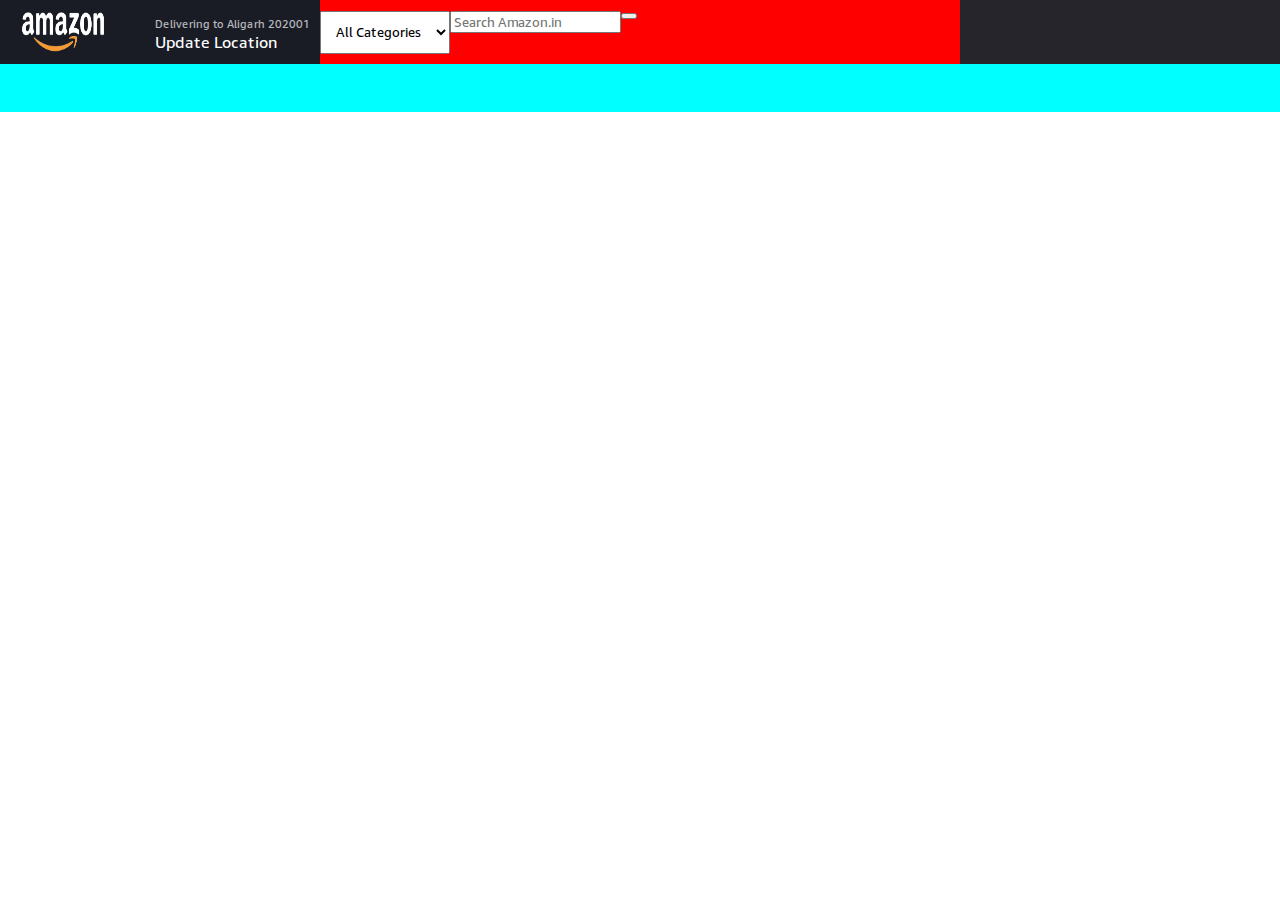
<file: Amazon-Clone/index.html>
<!DOCTYPE html>
<html lang="en">
  <head>
    <meta charset="UTF-8" />
    <meta name="viewport" content="width=device-width, initial-scale=1.0" />
    <link
      rel="stylesheet"
      href="https://cdnjs.cloudflare.com/ajax/libs/font-awesome/6.5.1/css/all.min.css"
      integrity="sha512-DTOQO9RWCH3ppGqcWaEA1BIZOC6xxalwEsw9c2QQeAIftl+Vegovlnee1c9QX4TctnWMn13TZye+giMm8e2LwA=="
      crossorigin="anonymous"
      referrerpolicy="no-referrer"
    />
    <title>Amazon Clone</title>
    <link rel="stylesheet" href="style.css" />
  </head>
  <body>
    <nav class="navbar">
      <div class="nav-belt">
        <div class="nav-left">
          <div class="logo">
            <a href="#">
              <img src="./assets/Amazon_logo.png" alt="not-found" />
            </a>
          </div>

          <div class="location">
            <div class="loc-icon">
              <a href="#"> <i class="fa-solid fa-location-dot"></i> </a>
            </div>
            <div class="loc-info">
              <span class="one">
                <a href="#"> Delivering to Aligarh 202001 </a>
              </span>
              <br />
              <span class="two"><a href="#">Update Location</a></span>
            </div>
          </div>
        </div>

        <div class="nav-fill">
          <div class="dropdown">
            <select name="item" id="item" class="drop">
              <option>All Categories</option>
              <option value="alexa-skills">Alexa Skills</option>
              <option value="beauty">Beauty</option>
              <option value="car">Car</option>
              <option value="electronics">Electronics</option>
              <option value="furniture">Furniture</option>
            </select>
          </div>
          <div class="search">
            <input type="text" name="" id="" placeholder="Search Amazon.in" />
          </div>
          <div class="search-btn">
            <button>
              <i class="fa-solid fa-magnifying-glass"></i>
            </button>
          </div>
        </div>

        <div class="nav-right"></div>
      </div>

      <div class="nav-main">
        <div class="all"></div>
        <div class="variety"></div>
        <div class="discount"></div>
      </div>
    </nav>
    <main></main>
    <footer></footer>
  </body>
</html>
<!-- <h1>Sneha Sharma</h1>
    <i class="fa-solid fa-location-dot"></i>
    <i class="fa-solid fa-house"></i>
    <i class="fa-solid fa-magnifying-glass"></i>
    <i class="fa-solid fa-caret-down"></i>
    <i class="fa-solid fa-cart-shopping"></i>
    <i class="fa-solid fa-bars"></i>
    <i class="fa-solid fa-arrow-right"></i>
    <i class="fa-solid fa-left-long"></i>
    <i class="fa-solid fa-arrow-left"></i> -->
</file>
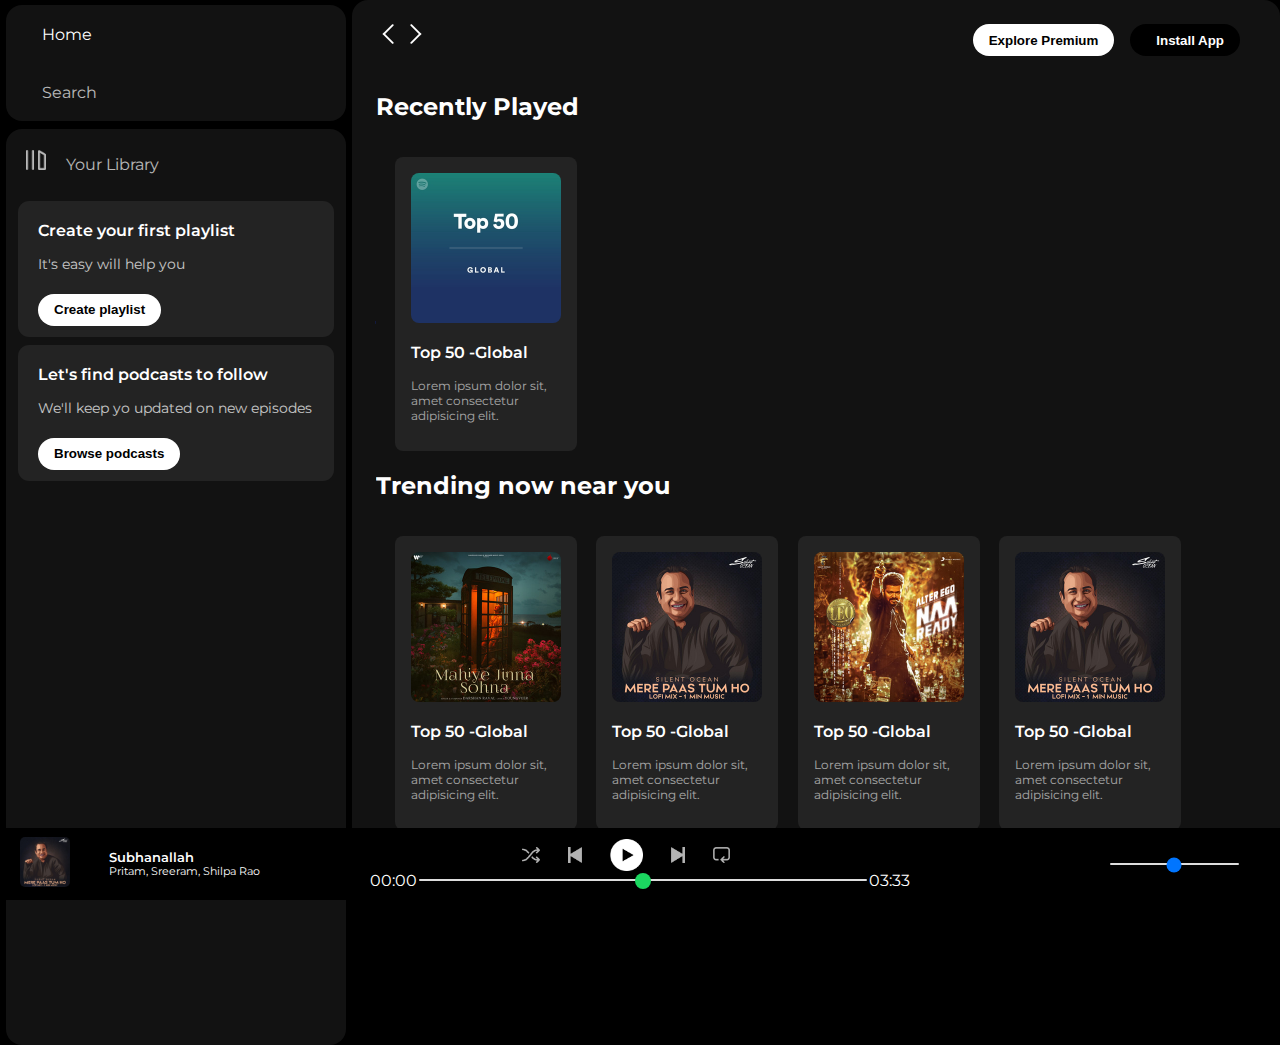
<file: Spotify-Clone/index.html>
<!DOCTYPE html>
<html lang="en">
  <head>
    <meta charset="UTF-8" />
    <meta name="viewport" content="width=device-width, initial-scale=1.0" />
    <link
      rel="stylesheet"
      href="https://cdnjs.cloudflare.com/ajax/libs/font-awesome/6.5.1/css/all.min.css"
      integrity="sha512-DTOQO9RWCH3ppGqcWaEA1BIZOC6xxalwEsw9c2QQeAIftl+Vegovlnee1c9QX4TctnWMn13TZye+giMm8e2LwA=="
      crossorigin="anonymous"
      referrerpolicy="no-referrer"
    />
    <link rel="icon" href="assets/logo.png" />
    <title>Spotify - Web Player: Music for everyone</title>
    <link rel="preconnect" href="https://fonts.googleapis.com" />
    <link rel="preconnect" href="https://fonts.gstatic.com" crossorigin />
    <link
      href="https://fonts.googleapis.com/css2?family=Montserrat:wght@300;400;500;600;700&family=Poppins&display=swap"
      rel="stylesheet"
    />
    <link rel="stylesheet" href="style.css" />
  </head>
  <body>
    <div class="main">
      <div class="sidebar">
        <div class="nav">
          <div class="nav-option" style="opacity: 1">
            <i class="fa-solid fa-house"></i>
            <a href="#">Home</a>
          </div>
          <div class="nav-option">
            <i class="fa-solid fa-magnifying-glass"></i>
            <a href="#">Search</a>
          </div>
        </div>

        <div class="library">
          <div class="options">
            <div class="lib-option nav-option">
              <img src="assets/library_icon.png" alt="" />
              <a href="#">Your Library</a>
            </div>
            <div class="icons">
              <i class="fa-solid fa-plus"></i>
              <i class="fa-solid fa-arrow-right"></i>
            </div>
          </div>
          <div class="lib-box">
            <div class="box">
              <p class="box-p1">Create your first playlist</p>
              <p class="box-p2">It's easy will help you</p>
              <button class="badge">Create playlist</button>
            </div>
            <div class="box">
              <p class="box-p1">Let's find podcasts to follow</p>
              <p class="box-p2">We'll keep yo updated on new episodes</p>
              <button class="badge">Browse podcasts</button>
            </div>
          </div>
        </div>
      </div>

      <div class="main-content">
        <div class="sticky-nav">
          <div class="nav-icons">
            <img src="assets/backward_icon.png" alt="" />
            <img src="assets/forward_icon.png" class="hide" alt="" />
          </div>
          <div class="sticky-nav-options">
            <button class="badge nav-item">Explore Premium</button>
            <button class="badge nav-item dark-badge">
              <i class="fa-regular fa-circle-down" style="margin: 0 5px"></i>
              Install App
            </button>
            <i class="fa-regular fa-user nav-item user"></i>
          </div>
        </div>

        <h2>Recently Played</h2>
        <div class="cards-container">
          <div class="card">
            <img src="assets/card1img.jpeg" class="card-img" />
            <p class="card-title">Top 50 -Global</p>
            <p class="card-info">
              Lorem ipsum dolor sit, amet consectetur adipisicing elit.
            </p>
          </div>
        </div>

        <h2>Trending now near you</h2>
        <div class="cards-container">
          <div class="card">
            <img src="assets/card2img.jpeg" class="card-img" />
            <p class="card-title">Top 50 -Global</p>
            <p class="card-info">
              Lorem ipsum dolor sit, amet consectetur adipisicing elit.
            </p>
          </div>
          <div class="card">
            <img src="assets/card3img.jpeg" class="card-img" />
            <p class="card-title">Top 50 -Global</p>
            <p class="card-info">
              Lorem ipsum dolor sit, amet consectetur adipisicing elit.
            </p>
          </div>
          <div class="card">
            <img src="assets/card4img.jpeg" class="card-img" />
            <p class="card-title">Top 50 -Global</p>
            <p class="card-info">
              Lorem ipsum dolor sit, amet consectetur adipisicing elit.
            </p>
          </div>
          <div class="card">
            <img src="assets/card3img.jpeg" class="card-img" />
            <p class="card-title">Top 50 -Global</p>
            <p class="card-info">
              Lorem ipsum dolor sit, amet consectetur adipisicing elit.
            </p>
          </div>
          <div class="card">
            <img src="assets/card4img.jpeg" class="card-img" />
            <p class="card-title">Top 50 -Global</p>
            <p class="card-info">
              Lorem ipsum dolor sit, amet consectetur adipisicing elit.
            </p>
          </div>
        </div>

        <h2>Featured Charts</h2>
        <div class="cards-container">
          <div class="card">
            <img src="assets/card5img.jpeg" class="card-img" />
            <p class="card-title">Top 50 -Global</p>
            <p class="card-info">
              Lorem ipsum dolor sit, amet consectetur adipisicing elit.
            </p>
          </div>
          <div class="card">
            <img src="assets/card6img.jpeg" class="card-img" />
            <p class="card-title">Top 50 -Global</p>
            <p class="card-info">
              Lorem ipsum dolor sit, amet consectetur adipisicing elit.
            </p>
          </div>
          <div class="card">
            <img src="assets/card1img.jpeg" class="card-img" />
            <p class="card-title">Top 50 -Global</p>
            <p class="card-info">
              Lorem ipsum dolor sit, amet consectetur adipisicing elit.
            </p>
          </div>
          <div class="card">
            <img src="assets/card5img.jpeg" class="card-img" />
            <p class="card-title">Top 50 -Global</p>
            <p class="card-info">
              Lorem ipsum dolor sit, amet consectetur adipisicing elit.
            </p>
          </div>
        </div>
        <div class="footer">
          <div class="line"></div>
        </div>
      </div>

      <div class="music-player">
        <div class="album">
          <div class="image">
            <img src="assets/card3img.jpeg" alt="" />
          </div>
          <div class="song-content">
            <h3>Subhanallah</h3>
            <p>Pritam, Sreeram, Shilpa Rao</p>
          </div>
          <div class="like">
            <i class="fa-regular fa-heart"></i>
          </div>
        </div>

        <div class="player">
          <div class="player-controls">
            <img src="assets/player_icon1.png" class="player-control-icon" />
            <img src="assets/player_icon2.png" class="player-control-icon" />
            <img
              src="assets/player_icon3.png"
              class="player-control-icon"
              style="opacity: 1; height: 2rem"
            />
            <img src="assets/player_icon4.png" class="player-control-icon" />
            <img src="assets/player_icon5.png" class="player-control-icon" />
          </div>
          <div class="playback-bar">
            <span class="curr-time">00:00</span>
            <input
              type="range"
              min="0"
              max="100"
              class="progress-bar"
              step="1"
            />
            <span class="tot-time">03:33</span>
          </div>
        </div>

        <div class="controls">
          <div class="adjust">
            <i class="fa-solid fa-circle-play" title="Now Playing view"></i>
            <i class="fa-brands fa-itunes-note" title="Lyrics"></i>
            <i class="fa-solid fa-list" title="Queue"></i>
            <i class="fa-solid fa-laptop-file" title="Connect to a device"></i>
            <i class="fa-solid fa-volume-high" title="Mute"></i>
            <input
              type="range"
              min="0"
              max="100"
              step="1"
              class="control-ad-bar"
            />
            <i class="fa-solid fa-expand"></i>
          </div>
        </div>
      </div>
    </div>
  </body>
</html>
</file>
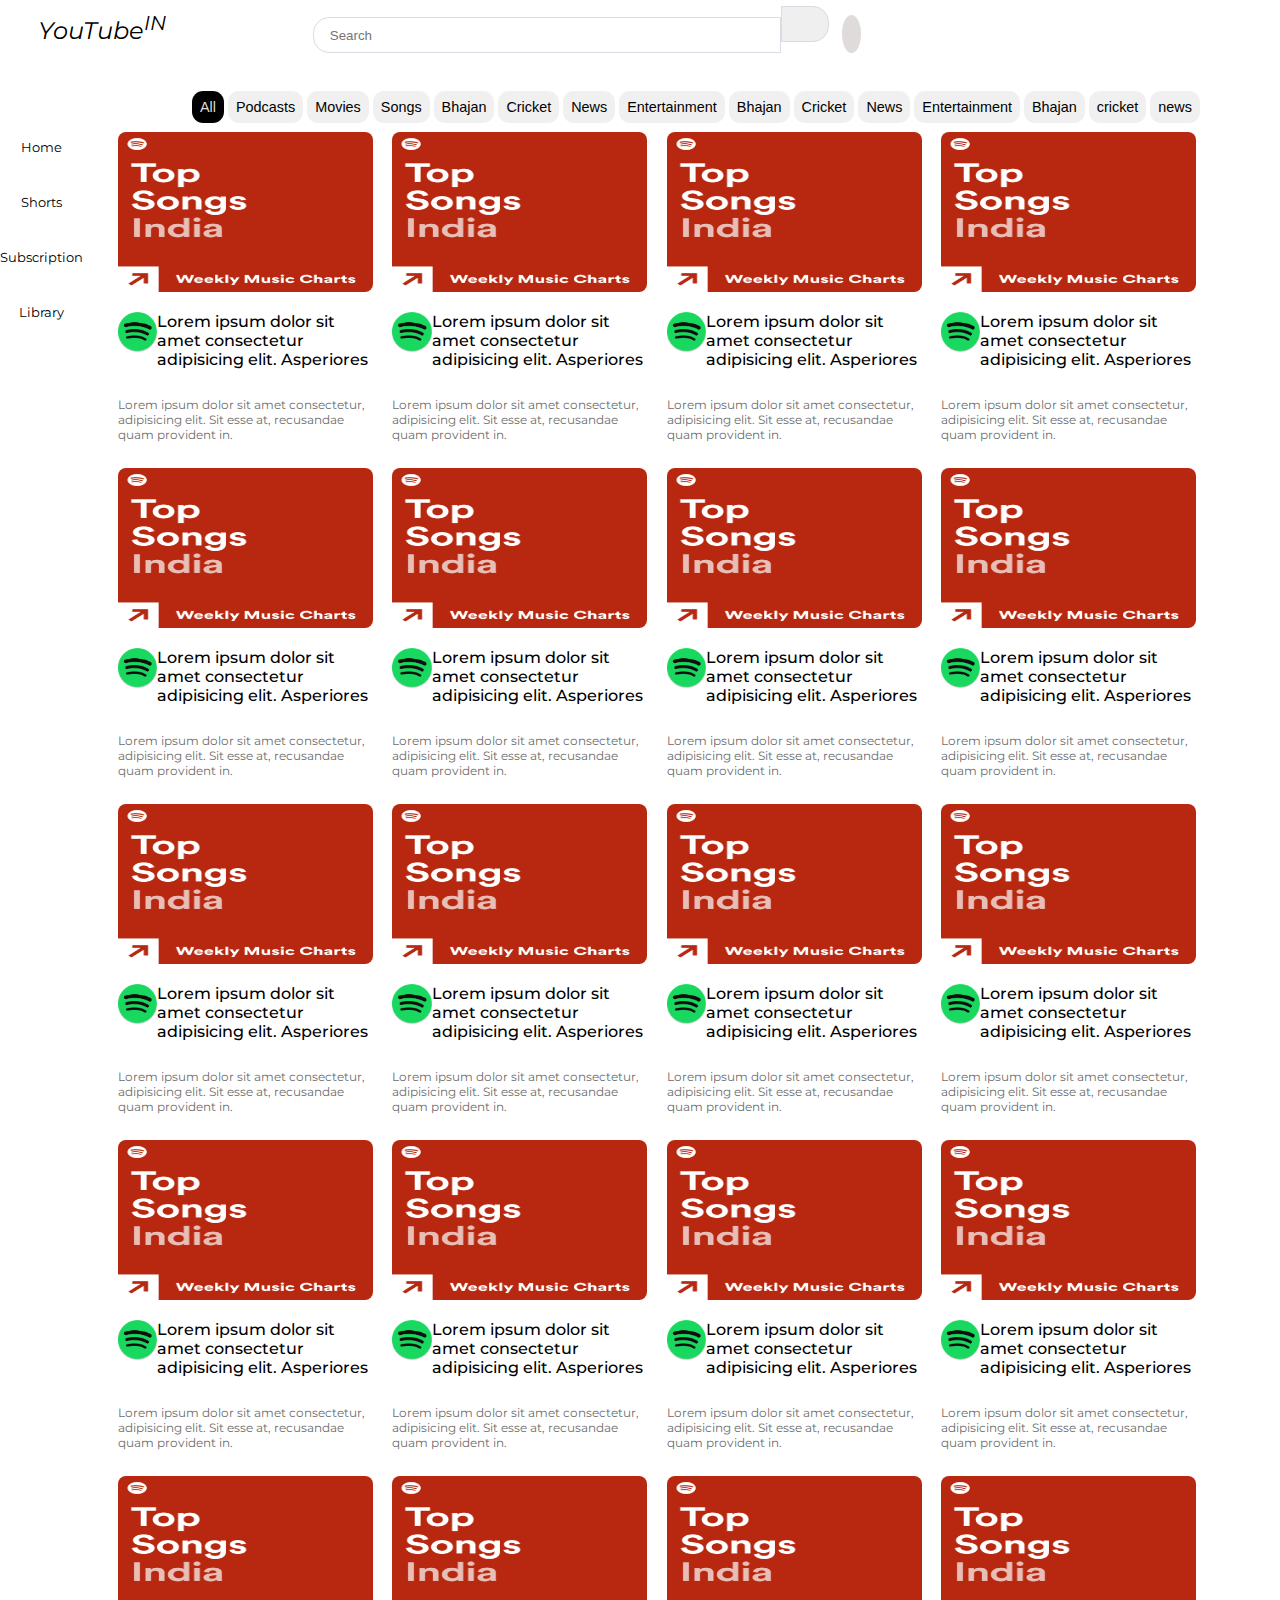
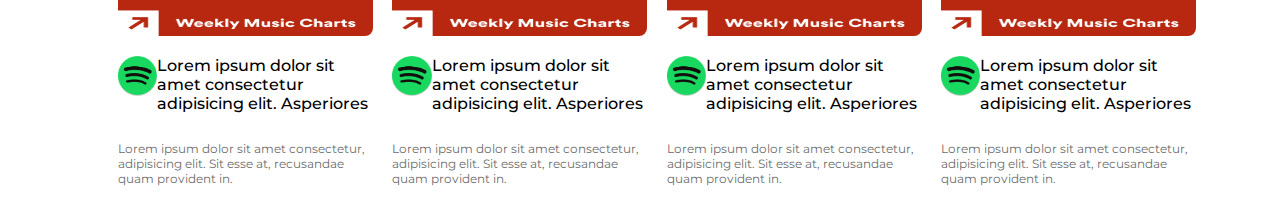
<file: Youtube-Clone/index.html>
<!DOCTYPE html>
<html lang="en">
  <head>
    <meta charset="UTF-8" />
    <meta name="viewport" content="width=device-width, initial-scale=1.0" />
    <title>Youtube</title>
    <link
      rel="stylesheet"
      href="https://cdnjs.cloudflare.com/ajax/libs/font-awesome/6.5.1/css/all.min.css"
      integrity="sha512-DTOQO9RWCH3ppGqcWaEA1BIZOC6xxalwEsw9c2QQeAIftl+Vegovlnee1c9QX4TctnWMn13TZye+giMm8e2LwA=="
      crossorigin="anonymous"
      referrerpolicy="no-referrer"
    />
    <link rel="preconnect" href="https://fonts.googleapis.com" />
    <link rel="preconnect" href="https://fonts.gstatic.com" crossorigin />
    <link
      href="https://fonts.googleapis.com/css2?family=Montserrat:wght@300;400;500;600;700&family=Poppins&display=swap"
      rel="stylesheet"
    />
    <link rel="stylesheet" href="style.css" />
  </head>
  <body>
    <div class="container">
      <div class="navbar">
        <div class="nav-option">
          <div class="nav-logo">
            <div class="bar">
              <i class="fa-sharp fa-solid fa-fire-flame-curved"></i>
              <i class="fa-brands fa-youtube utube"
                ><span>YouTube<sup>IN</sup> </span></i
              >
            </div>
          </div>
          <div class="nav-search">
            <input
              type="text"
              placeholder="Search"
              class="search-input"
            /><button>
              <i class="fa-sharp fa-solid fa-fire-flame-curved"></i>
            </button>
            <i class="fa-regular fa-clock mice"></i>
          </div>
          <div class="nav-controls">
            <i class="fa-brands fa-youtube"></i>
            <i class="fa-regular fa-clock"></i>
            <i class="fa-solid fa-thumbs-up"></i>
          </div>
        </div>
        <div class="nav-all">
          <button>All</button>
          <button>Podcasts</button>
          <button>Movies</button>
          <button>Songs</button>
          <button>Bhajan</button>
          <button>Cricket</button>
          <button>News</button>
          <button>Entertainment</button>
          <button>Bhajan</button>
          <button>Cricket</button>
          <button>News</button>
          <button>Entertainment</button>
          <button>Bhajan</button>
          <button>cricket</button>
          <button>news</button>
        </div>
      </div>

      <!-- <div class="cards-container">
        <div class="card">
          <img src="assets/card2img.jpeg" class="card-img" />
          <p class="card-title">Top 50 -Global</p>
          <p class="card-info">
            Lorem ipsum dolor sit, amet consectetur adipisicing elit.
          </p>
        </div> -->
      <div class="main-content">
        <div class="sidebar">
          <i class="fa-brands fa-youtube"></i><a href="#">Home</a>
          <i class="fa-regular fa-clock"></i><a href="#">Shorts </a>
          <i class="fa-solid fa-thumbs-up"></i><a href="#">Subscription</a>
          <i class="fa-brands fa-youtube"></i><a href="#">Library</a>
        </div>
        <div class="videos">
          <div class="card-container">
            <div class="card">
              <img src="assets/card6img.jpeg" class="card-img" alt="" />
              <div>
                <img src="assets/logo.png" class="mini-img" alt="" />
                <p class="card-title">
                  Lorem ipsum dolor sit amet consectetur adipisicing elit.
                  Asperiores
                </p>
              </div>

              <p class="card-info">
                Lorem ipsum dolor sit amet consectetur, adipisicing elit. Sit
                esse at, recusandae quam provident in.
              </p>
            </div>

            <div class="card">
              <img src="assets/card6img.jpeg" class="card-img" alt="" />
              <div>
                <img src="assets/logo.png" class="mini-img" alt="" />
                <p class="card-title">
                  Lorem ipsum dolor sit amet consectetur adipisicing elit.
                  Asperiores
                </p>
              </div>
              <p class="card-info">
                Lorem ipsum dolor sit amet consectetur, adipisicing elit. Sit
                esse at, recusandae quam provident in.
              </p>
            </div>
            <div class="card">
              <img src="assets/card6img.jpeg" class="card-img" alt="" />
              <div>
                <img src="assets/logo.png" class="mini-img" alt="" />
                <p class="card-title">
                  Lorem ipsum dolor sit amet consectetur adipisicing elit.
                  Asperiores
                </p>
              </div>
              <p class="card-info">
                Lorem ipsum dolor sit amet consectetur, adipisicing elit. Sit
                esse at, recusandae quam provident in.
              </p>
            </div>
            <div class="card">
              <img src="assets/card6img.jpeg" class="card-img" alt="" />
              <div>
                <img src="assets/logo.png" class="mini-img" alt="" />
                <p class="card-title">
                  Lorem ipsum dolor sit amet consectetur adipisicing elit.
                  Asperiores
                </p>
              </div>
              <p class="card-info">
                Lorem ipsum dolor sit amet consectetur, adipisicing elit. Sit
                esse at, recusandae quam provident in.
              </p>
            </div>
            <div class="card">
              <img src="assets/card6img.jpeg" class="card-img" alt="" />
              <div>
                <img src="assets/logo.png" class="mini-img" alt="" />
                <p class="card-title">
                  Lorem ipsum dolor sit amet consectetur adipisicing elit.
                  Asperiores
                </p>
              </div>
              <p class="card-info">
                Lorem ipsum dolor sit amet consectetur, adipisicing elit. Sit
                esse at, recusandae quam provident in.
              </p>
            </div>
            <div class="card">
              <img src="assets/card6img.jpeg" class="card-img" alt="" />
              <div>
                <img src="assets/logo.png" class="mini-img" alt="" />
                <p class="card-title">
                  Lorem ipsum dolor sit amet consectetur adipisicing elit.
                  Asperiores
                </p>
              </div>
              <p class="card-info">
                Lorem ipsum dolor sit amet consectetur, adipisicing elit. Sit
                esse at, recusandae quam provident in.
              </p>
            </div>
            <div class="card">
              <img src="assets/card6img.jpeg" class="card-img" alt="" />
              <div>
                <img src="assets/logo.png" class="mini-img" alt="" />
                <p class="card-title">
                  Lorem ipsum dolor sit amet consectetur adipisicing elit.
                  Asperiores
                </p>
              </div>
              <p class="card-info">
                Lorem ipsum dolor sit amet consectetur, adipisicing elit. Sit
                esse at, recusandae quam provident in.
              </p>
            </div>
            <div class="card">
              <img src="assets/card6img.jpeg" class="card-img" alt="" />
              <div>
                <img src="assets/logo.png" class="mini-img" alt="" />
                <p class="card-title">
                  Lorem ipsum dolor sit amet consectetur adipisicing elit.
                  Asperiores
                </p>
              </div>
              <p class="card-info">
                Lorem ipsum dolor sit amet consectetur, adipisicing elit. Sit
                esse at, recusandae quam provident in.
              </p>
            </div>
            <div class="card">
              <img src="assets/card6img.jpeg" class="card-img" alt="" />
              <div>
                <img src="assets/logo.png" class="mini-img" alt="" />
                <p class="card-title">
                  Lorem ipsum dolor sit amet consectetur adipisicing elit.
                  Asperiores
                </p>
              </div>
              <p class="card-info">
                Lorem ipsum dolor sit amet consectetur, adipisicing elit. Sit
                esse at, recusandae quam provident in.
              </p>
            </div>
            <div class="card">
              <img src="assets/card6img.jpeg" class="card-img" alt="" />
              <div>
                <img src="assets/logo.png" class="mini-img" alt="" />
                <p class="card-title">
                  Lorem ipsum dolor sit amet consectetur adipisicing elit.
                  Asperiores
                </p>
              </div>
              <p class="card-info">
                Lorem ipsum dolor sit amet consectetur, adipisicing elit. Sit
                esse at, recusandae quam provident in.
              </p>
            </div>
            <div class="card">
              <img src="assets/card6img.jpeg" class="card-img" alt="" />
              <div>
                <img src="assets/logo.png" class="mini-img" alt="" />
                <p class="card-title">
                  Lorem ipsum dolor sit amet consectetur adipisicing elit.
                  Asperiores
                </p>
              </div>
              <p class="card-info">
                Lorem ipsum dolor sit amet consectetur, adipisicing elit. Sit
                esse at, recusandae quam provident in.
              </p>
            </div>
            <div class="card">
              <img src="assets/card6img.jpeg" class="card-img" alt="" />
              <div>
                <img src="assets/logo.png" class="mini-img" alt="" />
                <p class="card-title">
                  Lorem ipsum dolor sit amet consectetur adipisicing elit.
                  Asperiores
                </p>
              </div>
              <p class="card-info">
                Lorem ipsum dolor sit amet consectetur, adipisicing elit. Sit
                esse at, recusandae quam provident in.
              </p>
            </div>
            <div class="card">
              <img src="assets/card6img.jpeg" class="card-img" alt="" />
              <div>
                <img src="assets/logo.png" class="mini-img" alt="" />
                <p class="card-title">
                  Lorem ipsum dolor sit amet consectetur adipisicing elit.
                  Asperiores
                </p>
              </div>
              <p class="card-info">
                Lorem ipsum dolor sit amet consectetur, adipisicing elit. Sit
                esse at, recusandae quam provident in.
              </p>
            </div>
            <div class="card">
              <img src="assets/card6img.jpeg" class="card-img" alt="" />
              <div>
                <img src="assets/logo.png" class="mini-img" alt="" />
                <p class="card-title">
                  Lorem ipsum dolor sit amet consectetur adipisicing elit.
                  Asperiores
                </p>
              </div>
              <p class="card-info">
                Lorem ipsum dolor sit amet consectetur, adipisicing elit. Sit
                esse at, recusandae quam provident in.
              </p>
            </div>
            <div class="card">
              <img src="assets/card6img.jpeg" class="card-img" alt="" />
              <div>
                <img src="assets/logo.png" class="mini-img" alt="" />
                <p class="card-title">
                  Lorem ipsum dolor sit amet consectetur adipisicing elit.
                  Asperiores
                </p>
              </div>
              <p class="card-info">
                Lorem ipsum dolor sit amet consectetur, adipisicing elit. Sit
                esse at, recusandae quam provident in.
              </p>
            </div>
            <div class="card">
              <img src="assets/card6img.jpeg" class="card-img" alt="" />
              <div>
                <img src="assets/logo.png" class="mini-img" alt="" />
                <p class="card-title">
                  Lorem ipsum dolor sit amet consectetur adipisicing elit.
                  Asperiores
                </p>
              </div>
              <p class="card-info">
                Lorem ipsum dolor sit amet consectetur, adipisicing elit. Sit
                esse at, recusandae quam provident in.
              </p>
            </div>
            <div class="card">
              <img src="assets/card6img.jpeg" class="card-img" alt="" />
              <div>
                <img src="assets/logo.png" class="mini-img" alt="" />
                <p class="card-title">
                  Lorem ipsum dolor sit amet consectetur adipisicing elit.
                  Asperiores
                </p>
              </div>

              <p class="card-info">
                Lorem ipsum dolor sit amet consectetur, adipisicing elit. Sit
                esse at, recusandae quam provident in.
              </p>
            </div>

            <div class="card">
              <img src="assets/card6img.jpeg" class="card-img" alt="" />
              <div>
                <img src="assets/logo.png" class="mini-img" alt="" />
                <p class="card-title">
                  Lorem ipsum dolor sit amet consectetur adipisicing elit.
                  Asperiores
                </p>
              </div>
              <p class="card-info">
                Lorem ipsum dolor sit amet consectetur, adipisicing elit. Sit
                esse at, recusandae quam provident in.
              </p>
            </div>
            <div class="card">
              <img src="assets/card6img.jpeg" class="card-img" alt="" />
              <div>
                <img src="assets/logo.png" class="mini-img" alt="" />
                <p class="card-title">
                  Lorem ipsum dolor sit amet consectetur adipisicing elit.
                  Asperiores
                </p>
              </div>
              <p class="card-info">
                Lorem ipsum dolor sit amet consectetur, adipisicing elit. Sit
                esse at, recusandae quam provident in.
              </p>
            </div>
            <div class="card">
              <img src="assets/card6img.jpeg" class="card-img" alt="" />

              <div>
                <img src="assets/logo.png" class="mini-img" alt="" />
                <p class="card-title">
                  Lorem ipsum dolor sit amet consectetur adipisicing elit.
                  Asperiores
                </p>
              </div>

              <p class="card-info">
                Lorem ipsum dolor sit amet consectetur, adipisicing elit. Sit
                esse at, recusandae quam provident in.
              </p>
            </div>
          </div>
        </div>
      </div>
    </div>
  </body>
</html>
</file>
<file: Amazon-Clone/style.css>
@font-face {
  font-family: ama;
  src: url(./assets/pDxWAF1pBB0dzGB.ttf);
}

* {
  font-family: ama;
}
body {
  padding: 0;
  margin: 0;
}

.navbar {
  height: 7rem;
  background-color: aqua;
  width: 100%;
}
.nav-belt {
  height: 4rem;
  background-color: rgb(38, 37, 43);
  width: 100%;
  display: flex;
}

.nav-left {
  width: 25%;
  height: 4rem;
  background-color: rgb(25, 27, 37);
  display: flex;
  justify-content: space-around;
  align-items: center;
}
.logo {
  padding: 1rem;
}
.logo img {
  height: 3rem;
  /* padding-top: 0.8rem; */
  width: 5.5rem;
}
.logo img:hover {
  border: 1px solid white;
}
.location {
  display: flex;
  margin-left: 5px;
  justify-content: center;
  align-items: center;
  gap: 1.4px;
}
.location:hover {
  border: 1px solid white;
}
.location div {
  padding: 0.4rem;
}
.loc-icon i {
  color: #fff;
  padding-top: 1.5rem;
}
.loc-info .one a {
  color: #fff;
  font-size: 0.7rem;
  text-decoration: none;
  opacity: 0.7;
}

.loc-info .two a {
  color: #fff;
  /* font-size: 0.7rem; */
  text-decoration: none;
}
.nav-fill {
  width: 50%;
  height: 4rem;
  background-color: red;
  display: flex;
}
.drop {
  padding: 0.7rem;
}
.dropdown {
  padding: 0.7rem 0;
}
.search {
  padding: 0.7rem 0;
  /* width: 20px; */
}
/* .nav-right {
  width: 25%;
  height: 4rem;
  background-color: brown;
} */
</file>
<file: Spotify-Clone/style.css>
body {
  font-family: "Montserrat", sans-serif;
  margin: 0;
  background-color: #000;
  color: #fff;
  overflow: hidden;
}

.main {
  display: flex;
  height: 100vh;
}
.sidebar {
  background-color: #000;
  width: 340px;
  border-radius: 1rem; /* 16px */
  margin: 5px 6px;
}
.main-content {
  background-color: #121212;
  flex: 1;
  border-radius: 1rem;
  overflow: auto;
  padding: 0 1.5rem;
}
.music-player {
  background-color: #000;
  position: fixed;
  bottom: 0;
  width: 100%;
  height: 72px;
}
a {
  text-decoration: none;
  color: #fff;
}
.nav {
  background-color: #121212;
  border-radius: 1rem;
  display: flex;
  flex-direction: column;
  justify-content: center;
  /* align-items: center; */
  height: 100px;
  padding: 0.5rem 0.75rem;
}
.nav-option {
  line-height: 2.5rem;
  opacity: 0.7;
  padding: 8px;
}
.nav-option:hover {
  opacity: 1;
}
.nav-option i {
  font-size: 1.25rem;
}
.nav-option a {
  font-size: 1rem;
  margin-left: 1rem;
}

.library {
  background-color: #121212;
  border-radius: 1rem;
  height: 100vh;
  margin-top: 0.5rem;
  padding: 0.5rem 0.75rem;
  overflow: auto;
}
.options {
  display: flex;
  justify-content: space-between;
  align-items: center;
}
.lib-option img {
  height: 1.25rem;
  width: 1.25rem;
}
.icons {
  font-size: 1.25rem;
  display: flex;
}
.icons i {
  opacity: 0.7;
  margin-right: 1rem;
}
.icons i:hover {
  opacity: 1;
}

.box {
  height: 8rem;
  background-color: #232323;
  border-radius: 0.7rem;
  margin: 0.5rem 0;
  padding: 0.25rem 1.25rem;
}
.box-p1 {
  font-size: 1rem;
  font-weight: 600;
}
.box-p2 {
  font-size: 0.85rem;
  opacity: 0.75;
}
.badge {
  background-color: #fff;
  border: none;
  border-radius: 100px;
  padding: 0.25rem 1rem;
  font-weight: 700;
  margin-top: 0.5rem;
  height: 2rem;
  width: fit-content;
}
.dark-badge {
  background-color: #000;
  color: #fff;
}
.sticky-nav {
  position: sticky;
  top: 0;
  background-color: #121212;
  display: flex;
  justify-content: space-between;
  align-items: center;
  padding: 1rem 0;
  z-index: 10;
}
.sticky-nav-icons img {
  margin-left: 0.75rem;
}

.sticky-nav-options {
  display: flex;
  justify-content: center;
  align-items: center;
}

.nav-item {
  margin-left: 1rem;
}

@media (max-width: 1000px) {
  .hide {
    display: none;
  }
}

.card {
  background-color: #232323;
  width: 150px;
  border-radius: 0.5rem;
  padding: 1rem;
  margin-left: 1.2rem;
  margin-top: 1rem;
}
.cards-container {
  display: flex;
  flex-wrap: wrap;
}
.card-img {
  width: 100%;
  border-radius: 0.5rem;
}
.card-title {
  font-weight: 600;
}
.card-info {
  font-size: 0.75rem;
  opacity: 0.6;
}
.footer {
  height: 300px;
  display: flex;
  justify-content: center;
  align-items: center;
}
.line {
  width: 93%;
  height: 70%;
  border-top: 1px solid white;
  opacity: 0.3;
}
.music-player {
  display: flex;
  justify-content: space-between;
  align-items: center;
}
.album {
  width: 25%;
  /* background-color: pink; */
  display: flex;
  align-items: center;
  justify-content: space-around;
}
.player {
  width: 50%;
  /* background-color: orange; */
}
.player-controls {
  display: flex;
  justify-content: center;
  align-items: center;
}
.controls {
  width: 25%;
  /* background-color: green; */
}
.image img {
  width: 50px;
  border-radius: 5px;
}
.song-content {
  line-height: 1px;
}
.song-content h3 {
  font-size: 0.8rem;
  font-weight: 600;
}
.song-content h3:hover {
  text-decoration: underline;
}
.song-content p {
  font-size: 0.7rem;
}
.song-content p:hover {
  text-decoration: underline;
}
.like i:hover {
  color: red;
}
.player-control-icon {
  height: 1rem;
  margin-right: 1.75rem;
  opacity: 0.7;
}

.player-control-icon:hover {
  opacity: 1;
}
.playback-bar {
  display: flex;
  justify-content: center;
  align-items: center;
}
.progress-bar {
  width: 70%;
  appearance: none;
  background-color: transparent;
  cursor: pointer;
}
.progress-bar::-webkit-slider-runnable-track {
  background-color: #ddd;
  border-radius: 100px;
  height: 0.15rem;
}
.progress-bar::-webkit-slider-thumb {
  appearance: none;
  height: 1rem;
  width: 1rem;
  background-color: #1bd760;
  border-radius: 50%;
  margin-top: -6px;
}
.adjust {
  display: flex;
  justify-content: space-between;
  align-items: center;
  padding: 0 12px;
}
.adjust i:hover {
  color: #1bd760;
}

.control-ad-bar::-webkit-slider-runnable-track {
  background-color: #ddd;
  border-radius: 100px;
  height: 0.15rem;
}
.control-ad-bar::-webkit-slider-thumb {
  appearance: none;
  height: 1rem;
  width: 1rem;
  background-color: #1bd760;
  border-radius: 50%;
  margin-top: -6px;
}
</file>
<file: Youtube-Clone/style.css>
body {
  font-family: "Montserrat", sans-serif;
  margin: 0;
  padding: 0;
}
.navbar {
  height: 100px;
  width: 100%;
}
.nav-option {
  height: 9vh;
  display: flex;
}
.nav-logo {
  width: 25%;
  background-color: white;
}
.nav-search {
  width: 50%;
  background-color: white;
}
.nav-controls {
  width: 25%;
  background-color: brown;
}
.bar {
  padding: 0.7rem 0 0 1.2rem;
}
.bar i {
  color: red;
  font-size: 1.7rem;
  padding-right: 1.2rem;
}

.bar i span {
  color: black;
  font-size: 1.5rem;
}
.nav-search {
  padding: 0.4rem 0 0 0.4rem;
}
.search-input {
  height: 2rem;
  width: 28rem;
  border-radius: 1rem 0 0 1rem;
  border: 1px solid rgb(215, 221, 227);
  padding-left: 1rem;
}

.mice {
  margin-left: 0.8rem;
  padding: 0.6rem;
  background-color: rgb(224, 219, 219);
  border-radius: 50%;
}
.mice:hover {
  background-color: rgb(206, 202, 202);
}
.nav-search button {
  height: 2.2rem;
  width: 3rem;
  border-radius: 0 1rem 1rem 0;
  border: 1px solid rgb(215, 221, 227);
}
.nav-search button:hover {
  opacity: 0.7;
}

.nav-controls {
  background-color: #fff;
  display: flex;
  justify-content: flex-end;
  padding: 0.8rem 1.5rem;
  gap: 1.3rem;
  font-size: 1.7rem;
}
.nav-all {
  padding: 0.6rem 0 0 12rem;
  gap: 3rem;
}
.nav-all button {
  padding: 0.5rem;
  border-radius: 0.7rem;
  border: none;
  font-size: 0.9rem;
  font-weight: 400;
  background-color: #f1f0f0;
}
.nav-all button:hover {
  background-color: #dfdcdc;
}
.nav-all button:first-child {
  background-color: black;
  color: #dfdcdc;
}
.main-content {
  display: flex;
}
.sidebar {
  background-color: transparent;
  height: 16rem;
  width: 6rem;
  display: flex;
  flex-direction: column;
  /* justify-content: center; */
  align-items: center;
}
.main-content .sidebar i {
  padding: 1.5rem 0.4rem 1rem 0;
  font-size: 1.5rem;
}
.sidebar a {
  font-size: 0.8rem;
  text-decoration: none;
  color: black;
}
.videos {
  margin: 1rem;
}
.card-container {
  display: flex;
  flex-wrap: wrap;
}
.card {
  background-color: transparent;
  width: 255px;
  height: 20rem;
  border-radius: 0.5rem;
  margin-left: 1.2rem;
  margin-top: 1rem;
}
.card-img {
  height: 10rem;
  width: 100%;
  border-radius: 0.5rem;
}
.card-title {
  font-weight: 500;
}
.card-info {
  font-size: 0.75rem;
  opacity: 0.6;
}

.card div {
  display: flex;
}
.mini-img {
  height: 40px;
  width: 40px;
  margin-top: 1rem;
}

.card-img:hover {
  transition: all 0.6s ease;
  box-shadow: 2px 2px yellow 0.4;
  border: 1px solid yellow;
}
section {
  padding-left: 2.4rem;
}
.channel {
  padding: 0;
}
</file>
